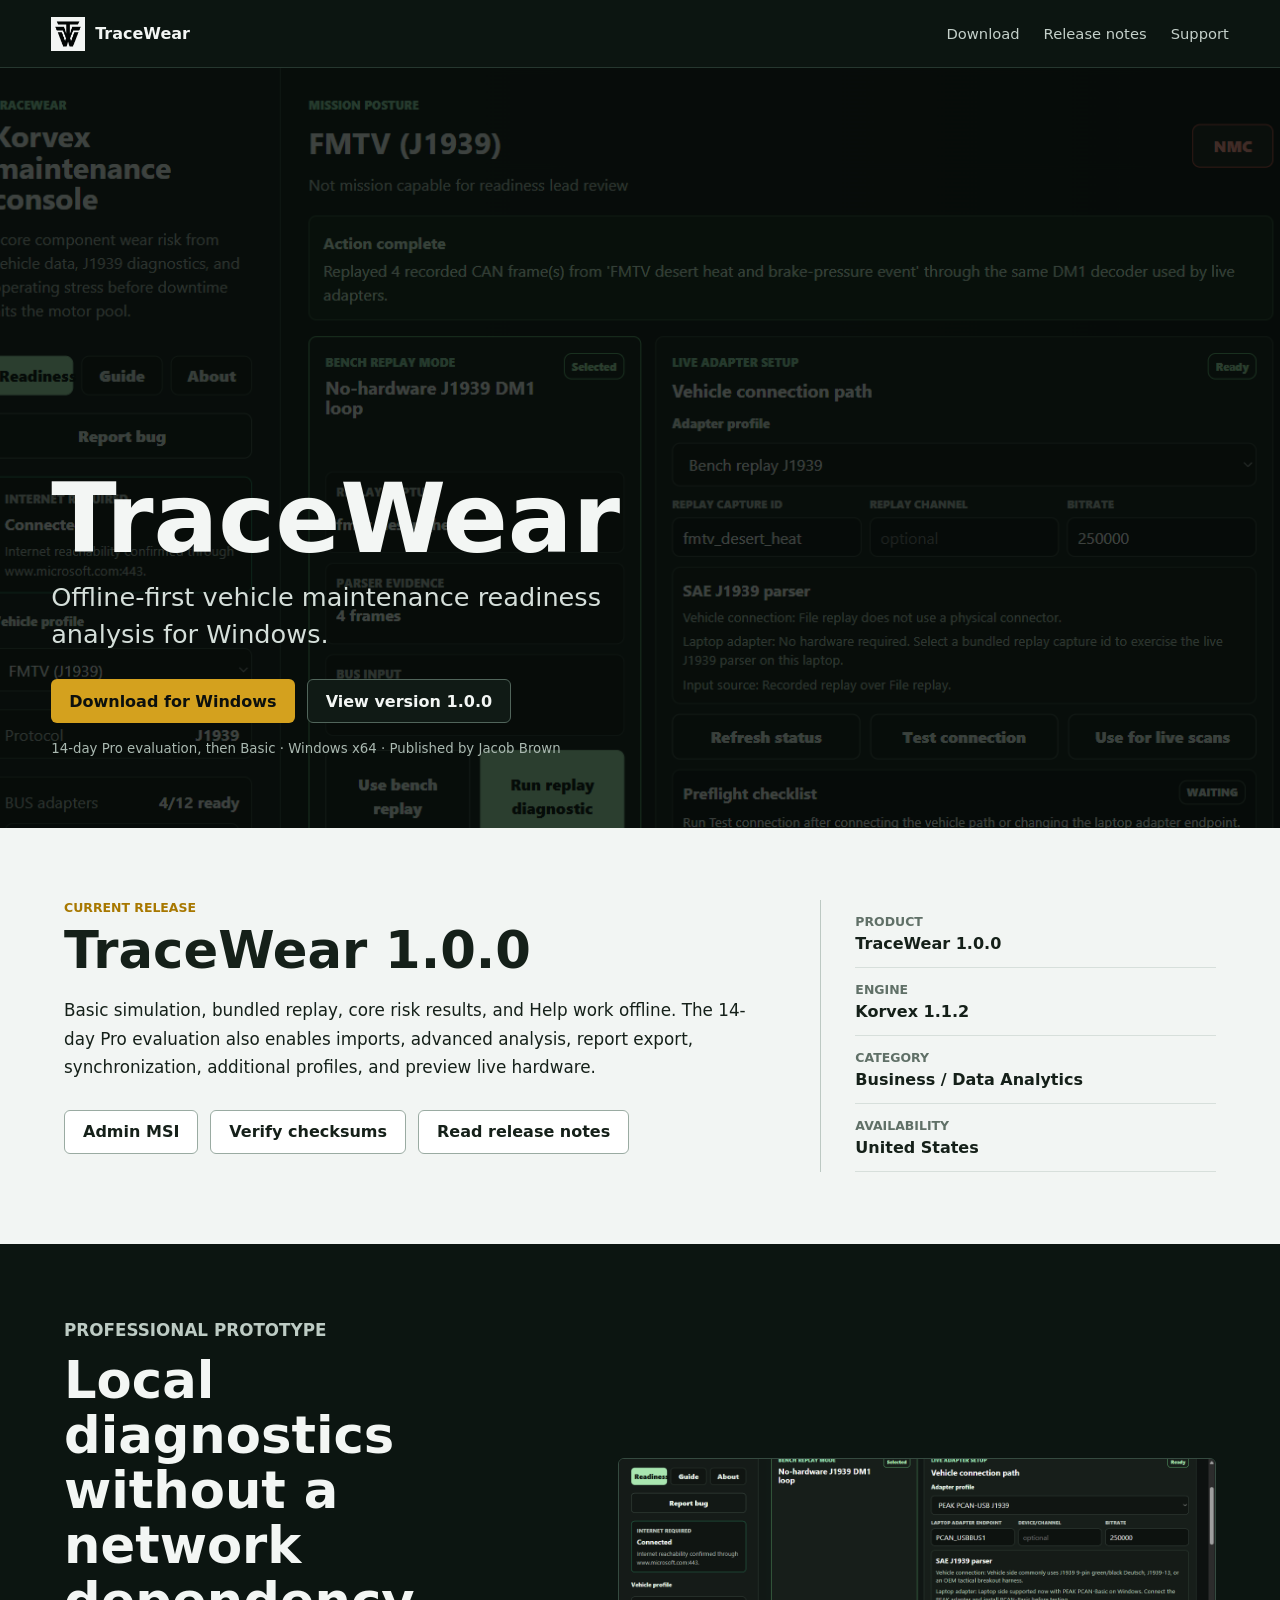
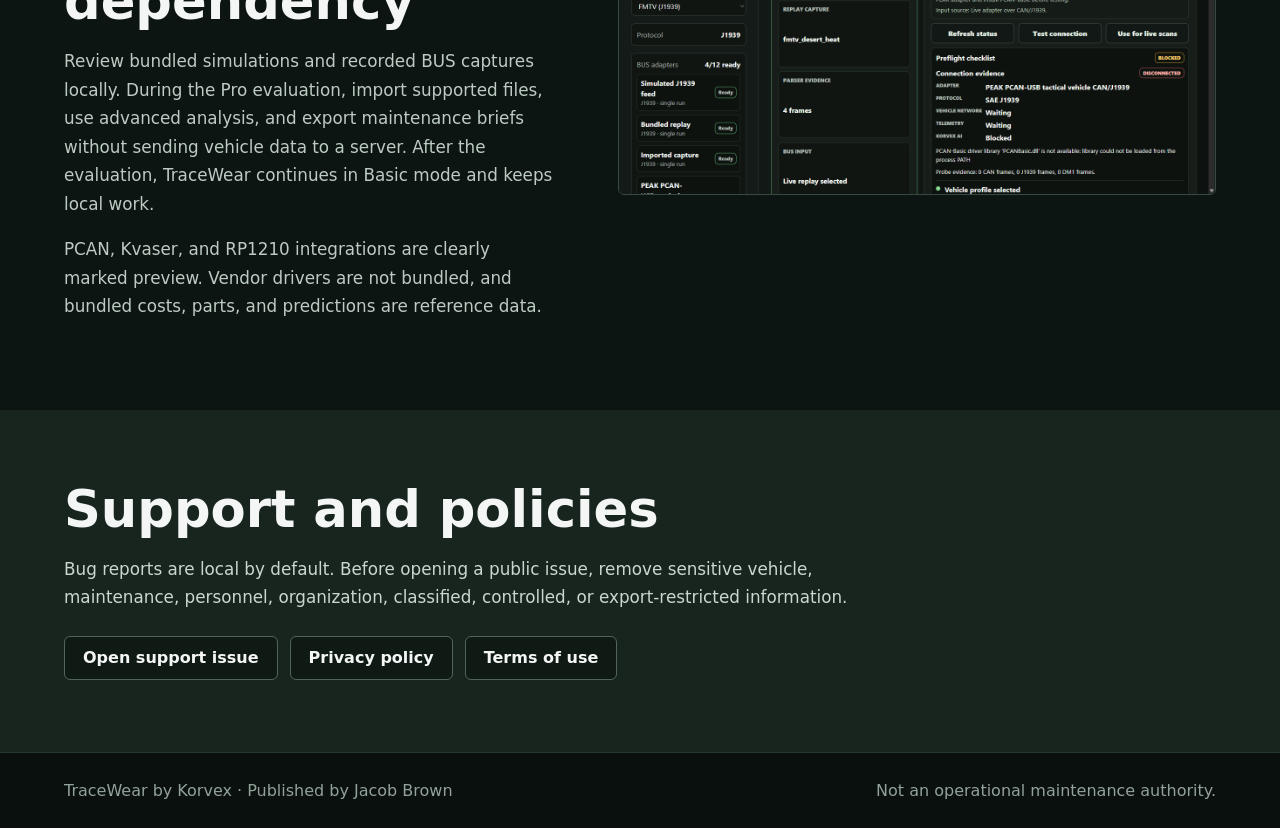
<file: index.html>
<!doctype html>
<html lang="en">
  <head>
    <meta charset="UTF-8" />
    <meta name="viewport" content="width=device-width, initial-scale=1.0" />
    <meta name="description" content="Official TraceWear Windows downloads, release notes, policies, and support." />
    <title>TraceWear for Windows</title>
    <link rel="icon" href="assets/tracewear-logo.png" />
    <link rel="stylesheet" href="styles.css" />
  </head>
  <body>
    <header class="site-header">
      <a class="brand" href="./" aria-label="TraceWear home">
        <img src="assets/tracewear-logo.png" alt="" />
        <span>TraceWear</span>
      </a>
      <nav aria-label="Primary navigation">
        <a href="#download">Download</a>
        <a href="releases/v1.0.0/">Release notes</a>
        <a href="https://github.com/Renoman1195/TraceWear-Releases/issues">Support</a>
      </nav>
    </header>

    <main>
      <section class="hero" aria-labelledby="hero-title">
        <div class="hero-background" role="img" aria-label="TraceWear readiness dashboard"></div>
        <div class="hero-scrim"></div>
        <div class="hero-content">
          <h1 id="hero-title">TraceWear</h1>
          <p>Offline-first vehicle maintenance readiness analysis for Windows.</p>
          <div class="hero-actions" id="download">
            <a class="primary-action" href="https://tracewearcloud.z19.web.core.windows.net/downloads/v1.0.0/TraceWear_1.0.0_x64-setup.exe">Download for Windows</a>
            <a class="secondary-action" href="releases/v1.0.0/">View version 1.0.0</a>
          </div>
          <small>14-day Pro evaluation, then Basic · Windows x64 · Published by Jacob Brown</small>
        </div>
      </section>

      <section class="release-band" aria-labelledby="release-title">
        <div class="release-summary">
          <p class="eyebrow">Current release</p>
          <h2 id="release-title">TraceWear 1.0.0</h2>
          <p>Basic simulation, bundled replay, core risk results, and Help work offline. The 14-day Pro evaluation also enables imports, advanced analysis, report export, synchronization, additional profiles, and preview live hardware.</p>
          <div class="release-links">
            <a href="https://tracewearcloud.z19.web.core.windows.net/downloads/v1.0.0/TraceWear_1.0.0_x64_en-US.msi">Admin MSI</a>
            <a href="checksums/">Verify checksums</a>
            <a href="releases/v1.0.0/">Read release notes</a>
          </div>
        </div>
        <dl class="release-facts">
          <div><dt>Product</dt><dd>TraceWear 1.0.0</dd></div>
          <div><dt>Engine</dt><dd>Korvex 1.1.2</dd></div>
          <div><dt>Category</dt><dd>Business / Data Analytics</dd></div>
          <div><dt>Availability</dt><dd>United States</dd></div>
        </dl>
      </section>

      <section class="details-band" aria-labelledby="details-title">
        <div class="details-copy">
          <p class="eyebrow">Professional prototype</p>
          <h2 id="details-title">Local diagnostics without a network dependency</h2>
          <p>Review bundled simulations and recorded BUS captures locally. During the Pro evaluation, import supported files, use advanced analysis, and export maintenance briefs without sending vehicle data to a server. After the evaluation, TraceWear continues in Basic mode and keeps local work.</p>
          <p>PCAN, Kvaser, and RP1210 integrations are clearly marked preview. Vendor drivers are not bundled, and bundled costs, parts, and predictions are reference data.</p>
        </div>
        <img src="assets/adapter-status.png" alt="TraceWear adapter preview and status interface" />
      </section>

      <section class="support-band" aria-labelledby="support-title">
        <h2 id="support-title">Support and policies</h2>
        <p>Bug reports are local by default. Before opening a public issue, remove sensitive vehicle, maintenance, personnel, organization, classified, controlled, or export-restricted information.</p>
        <div class="support-links">
          <a href="https://github.com/Renoman1195/TraceWear-Releases/issues">Open support issue</a>
          <a href="privacy/">Privacy policy</a>
          <a href="terms/">Terms of use</a>
        </div>
      </section>
    </main>

    <footer>
      <span>TraceWear by Korvex · Published by Jacob Brown</span>
      <span>Not an operational maintenance authority.</span>
    </footer>
  </body>
</html>
</file>
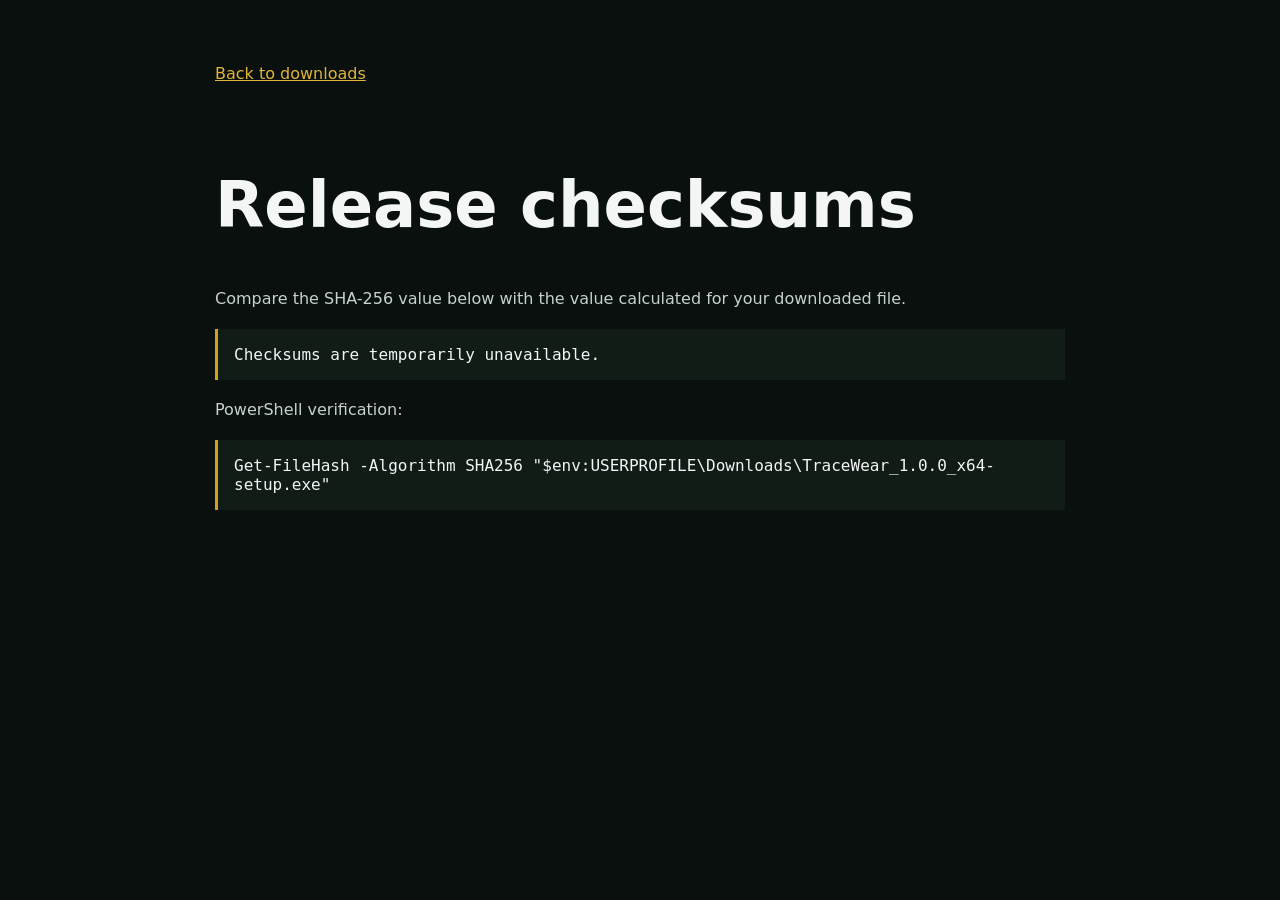
<file: checksums/index.html>
<!doctype html><html lang="en"><head><meta charset="UTF-8"><meta name="viewport" content="width=device-width,initial-scale=1"><title>TraceWear Checksums</title><link rel="stylesheet" href="../styles.css"></head><body><main class="document"><a class="back-link" href="../">Back to downloads</a><h1>Release checksums</h1><p>Compare the SHA-256 value below with the value calculated for your downloaded file.</p><pre class="notice checksum-output" id="checksums">Loading release checksums...</pre><p>PowerShell verification:</p><pre class="notice"><code>Get-FileHash -Algorithm SHA256 "$env:USERPROFILE\Downloads\TraceWear_1.0.0_x64-setup.exe"</code></pre><script>fetch("https://tracewearcloud.z19.web.core.windows.net/downloads/v1.0.0/SHA256SUMS.txt").then(r=>{if(!r.ok)throw new Error();return r.text()}).then(t=>document.getElementById("checksums").textContent=t).catch(()=>document.getElementById("checksums").textContent="Checksums are temporarily unavailable.");</script></main></body></html>
</file>
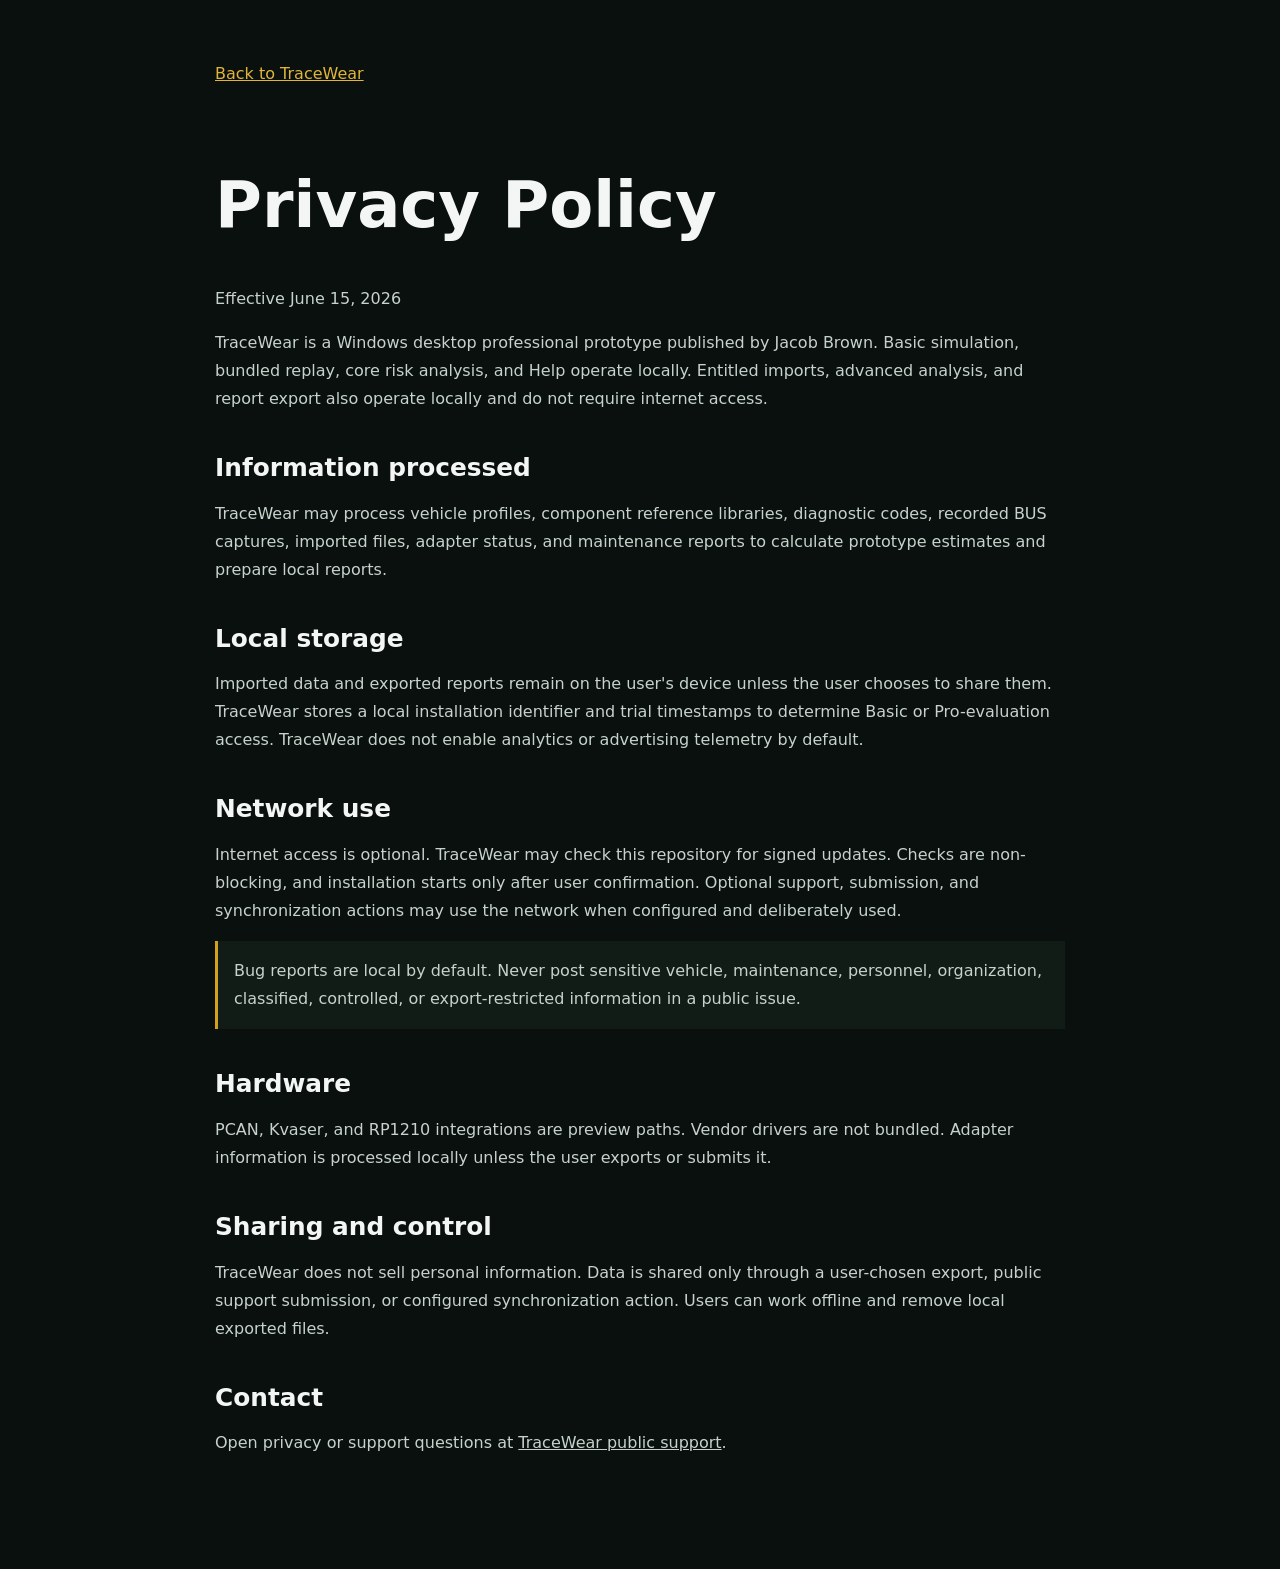
<file: privacy/index.html>
<!doctype html>
<html lang="en">
  <head>
    <meta charset="UTF-8" />
    <meta name="viewport" content="width=device-width, initial-scale=1" />
    <title>TraceWear Privacy Policy</title>
    <link rel="stylesheet" href="../styles.css" />
  </head>
  <body>
    <main class="document">
      <a class="back-link" href="../">Back to TraceWear</a>
      <h1>Privacy Policy</h1>
      <p>Effective June 15, 2026</p>
      <p>TraceWear is a Windows desktop professional prototype published by Jacob Brown. Basic simulation, bundled replay, core risk analysis, and Help operate locally. Entitled imports, advanced analysis, and report export also operate locally and do not require internet access.</p>
      <h2>Information processed</h2>
      <p>TraceWear may process vehicle profiles, component reference libraries, diagnostic codes, recorded BUS captures, imported files, adapter status, and maintenance reports to calculate prototype estimates and prepare local reports.</p>
      <h2>Local storage</h2>
      <p>Imported data and exported reports remain on the user's device unless the user chooses to share them. TraceWear stores a local installation identifier and trial timestamps to determine Basic or Pro-evaluation access. TraceWear does not enable analytics or advertising telemetry by default.</p>
      <h2>Network use</h2>
      <p>Internet access is optional. TraceWear may check this repository for signed updates. Checks are non-blocking, and installation starts only after user confirmation. Optional support, submission, and synchronization actions may use the network when configured and deliberately used.</p>
      <p class="notice">Bug reports are local by default. Never post sensitive vehicle, maintenance, personnel, organization, classified, controlled, or export-restricted information in a public issue.</p>
      <h2>Hardware</h2>
      <p>PCAN, Kvaser, and RP1210 integrations are preview paths. Vendor drivers are not bundled. Adapter information is processed locally unless the user exports or submits it.</p>
      <h2>Sharing and control</h2>
      <p>TraceWear does not sell personal information. Data is shared only through a user-chosen export, public support submission, or configured synchronization action. Users can work offline and remove local exported files.</p>
      <h2>Contact</h2>
      <p>Open privacy or support questions at <a href="https://github.com/Renoman1195/TraceWear-Releases/issues">TraceWear public support</a>.</p>
    </main>
  </body>
</html>
</file>
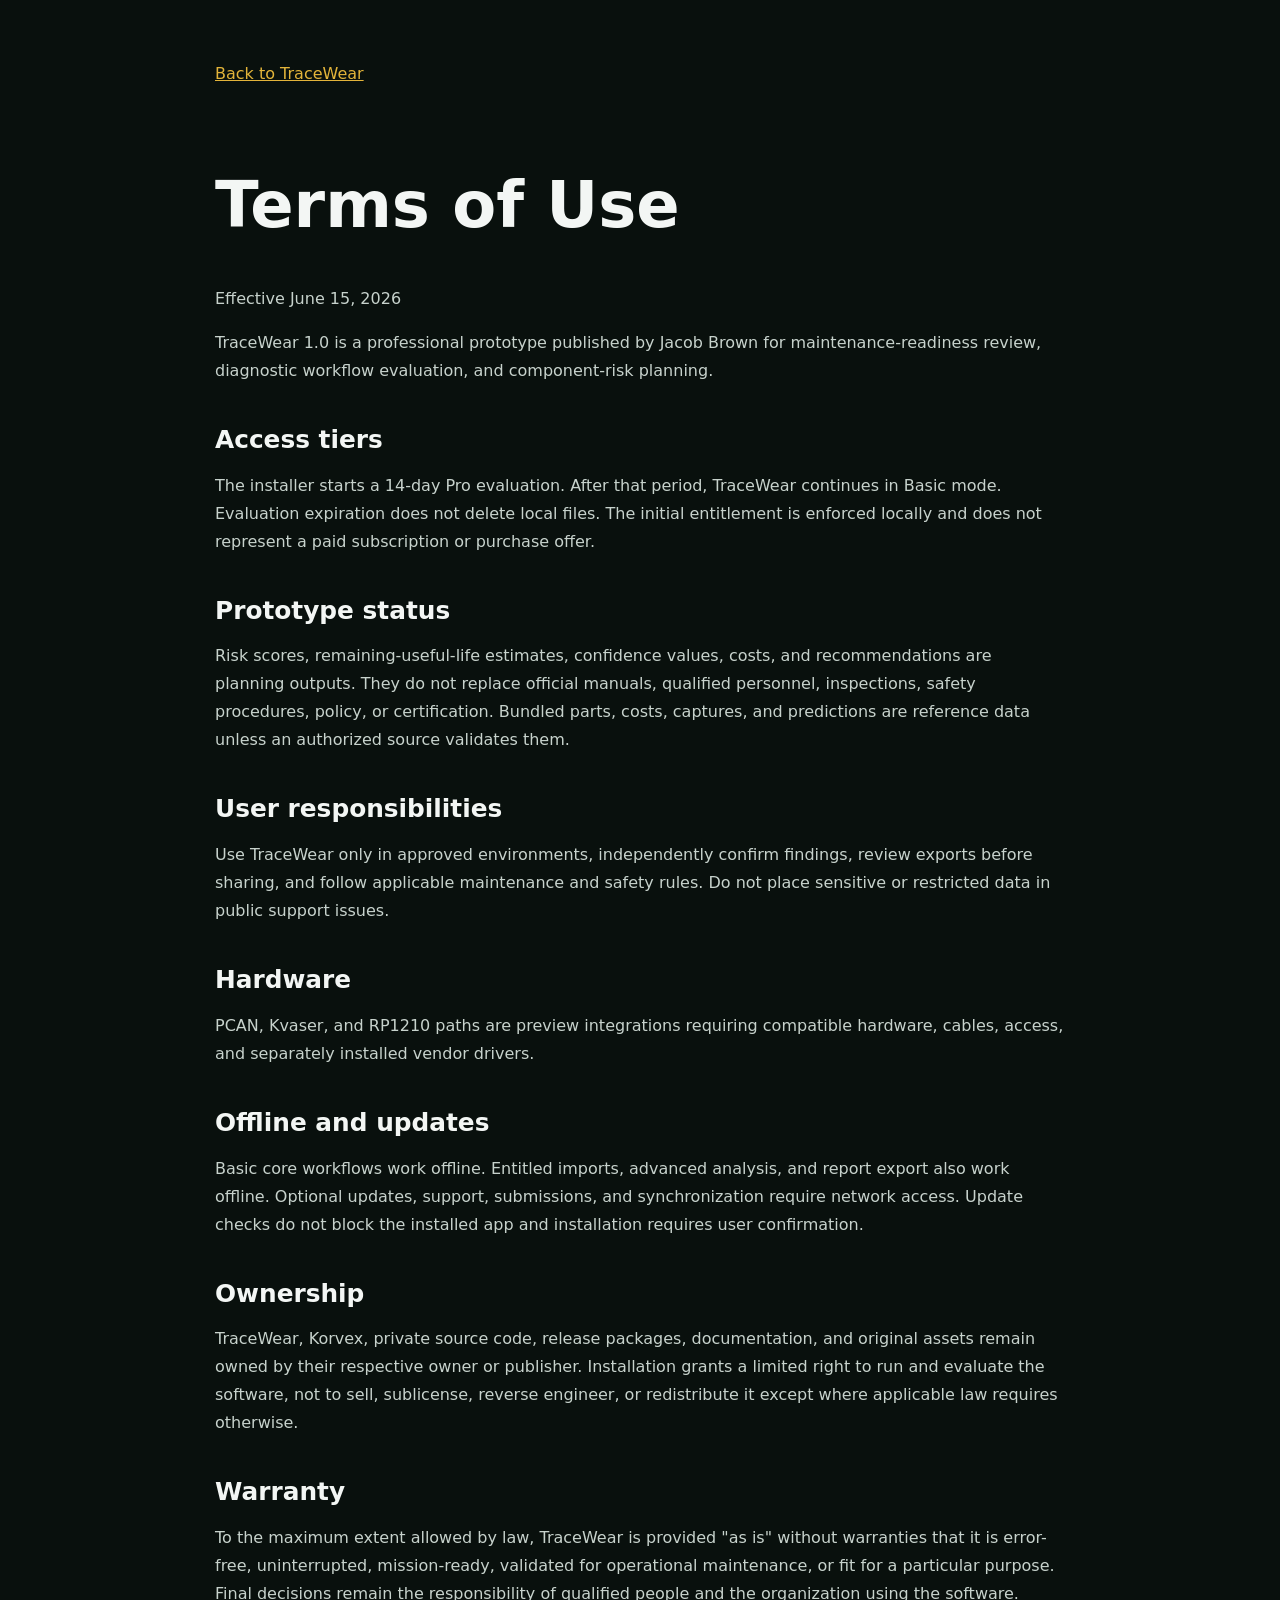
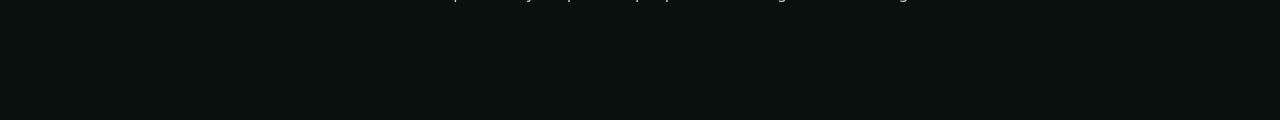
<file: terms/index.html>
<!doctype html>
<html lang="en">
  <head>
    <meta charset="UTF-8" />
    <meta name="viewport" content="width=device-width, initial-scale=1" />
    <title>TraceWear Terms of Use</title>
    <link rel="stylesheet" href="../styles.css" />
  </head>
  <body>
    <main class="document">
      <a class="back-link" href="../">Back to TraceWear</a>
      <h1>Terms of Use</h1>
      <p>Effective June 15, 2026</p>
      <p>TraceWear 1.0 is a professional prototype published by Jacob Brown for maintenance-readiness review, diagnostic workflow evaluation, and component-risk planning.</p>
      <h2>Access tiers</h2>
      <p>The installer starts a 14-day Pro evaluation. After that period, TraceWear continues in Basic mode. Evaluation expiration does not delete local files. The initial entitlement is enforced locally and does not represent a paid subscription or purchase offer.</p>
      <h2>Prototype status</h2>
      <p>Risk scores, remaining-useful-life estimates, confidence values, costs, and recommendations are planning outputs. They do not replace official manuals, qualified personnel, inspections, safety procedures, policy, or certification. Bundled parts, costs, captures, and predictions are reference data unless an authorized source validates them.</p>
      <h2>User responsibilities</h2>
      <p>Use TraceWear only in approved environments, independently confirm findings, review exports before sharing, and follow applicable maintenance and safety rules. Do not place sensitive or restricted data in public support issues.</p>
      <h2>Hardware</h2>
      <p>PCAN, Kvaser, and RP1210 paths are preview integrations requiring compatible hardware, cables, access, and separately installed vendor drivers.</p>
      <h2>Offline and updates</h2>
      <p>Basic core workflows work offline. Entitled imports, advanced analysis, and report export also work offline. Optional updates, support, submissions, and synchronization require network access. Update checks do not block the installed app and installation requires user confirmation.</p>
      <h2>Ownership</h2>
      <p>TraceWear, Korvex, private source code, release packages, documentation, and original assets remain owned by their respective owner or publisher. Installation grants a limited right to run and evaluate the software, not to sell, sublicense, reverse engineer, or redistribute it except where applicable law requires otherwise.</p>
      <h2>Warranty</h2>
      <p>To the maximum extent allowed by law, TraceWear is provided "as is" without warranties that it is error-free, uninterrupted, mission-ready, validated for operational maintenance, or fit for a particular purpose. Final decisions remain the responsibility of qualified people and the organization using the software.</p>
    </main>
  </body>
</html>
</file>
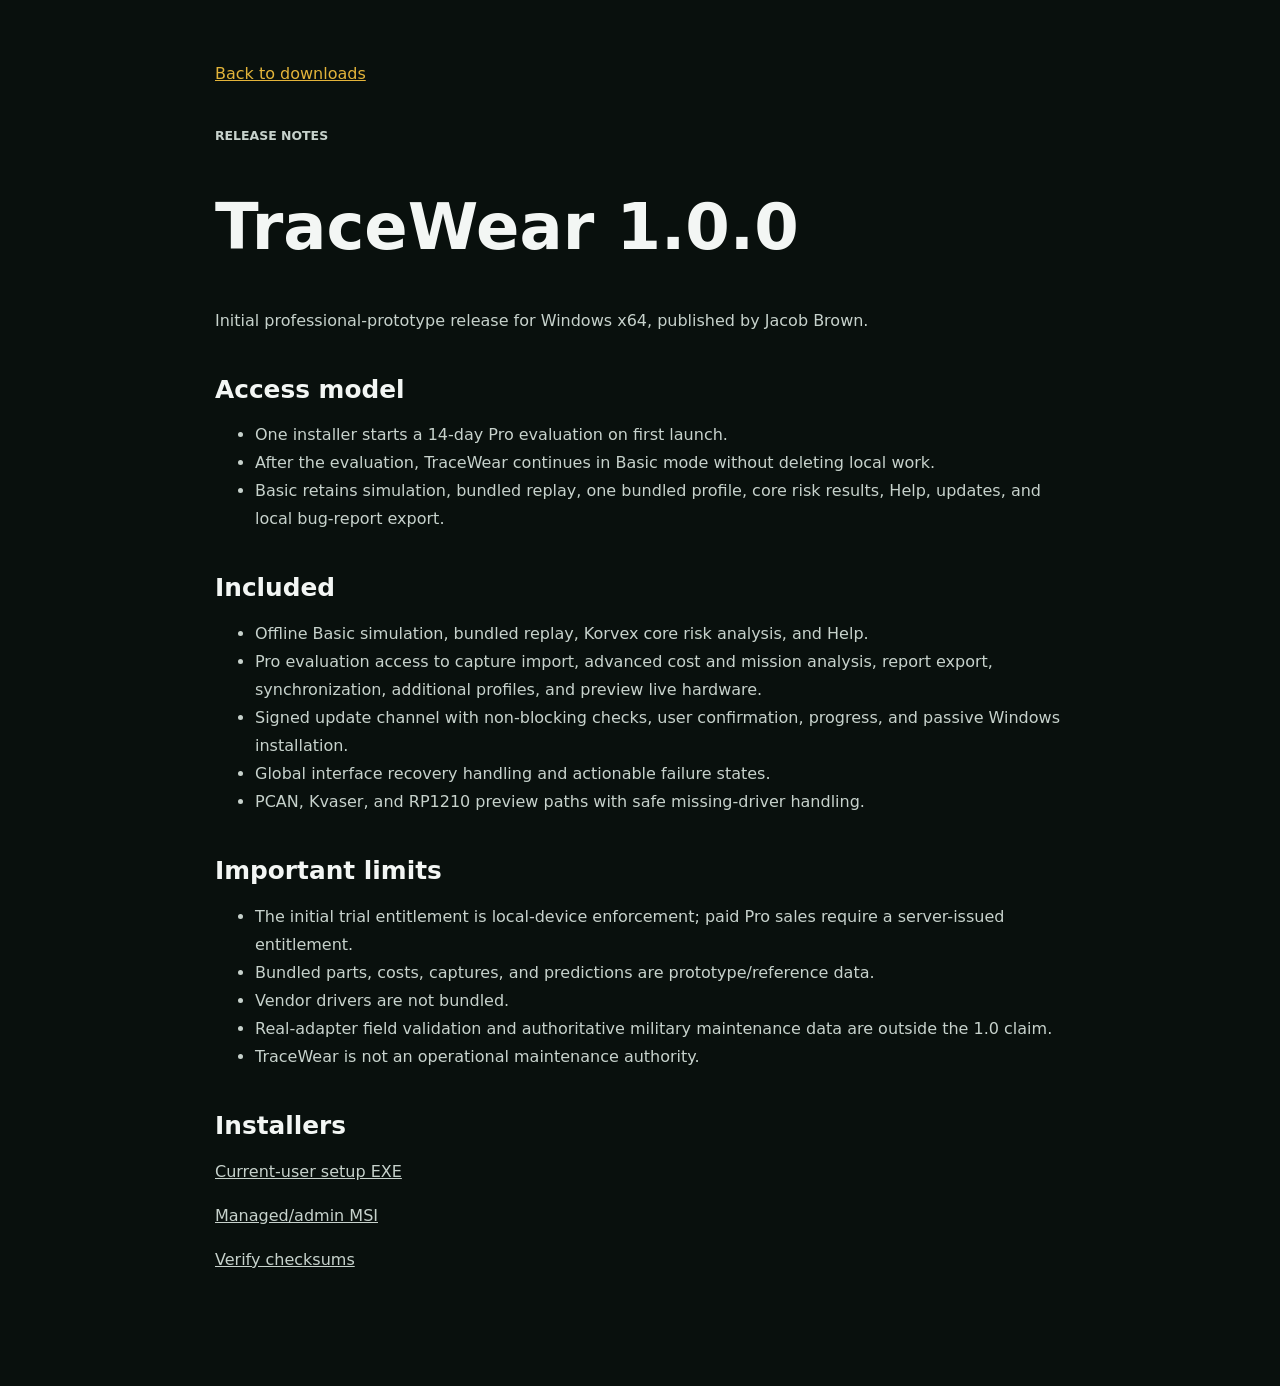
<file: releases/v1.0.0/index.html>
<!doctype html>
<html lang="en">
  <head>
    <meta charset="UTF-8" />
    <meta name="viewport" content="width=device-width, initial-scale=1" />
    <title>TraceWear 1.0.0 Release Notes</title>
    <link rel="stylesheet" href="../../styles.css" />
  </head>
  <body>
    <main class="document">
      <a class="back-link" href="../../">Back to downloads</a>
      <p class="eyebrow">Release notes</p>
      <h1>TraceWear 1.0.0</h1>
      <p>Initial professional-prototype release for Windows x64, published by Jacob Brown.</p>
      <h2>Access model</h2>
      <ul>
        <li>One installer starts a 14-day Pro evaluation on first launch.</li>
        <li>After the evaluation, TraceWear continues in Basic mode without deleting local work.</li>
        <li>Basic retains simulation, bundled replay, one bundled profile, core risk results, Help, updates, and local bug-report export.</li>
      </ul>
      <h2>Included</h2>
      <ul>
        <li>Offline Basic simulation, bundled replay, Korvex core risk analysis, and Help.</li>
        <li>Pro evaluation access to capture import, advanced cost and mission analysis, report export, synchronization, additional profiles, and preview live hardware.</li>
        <li>Signed update channel with non-blocking checks, user confirmation, progress, and passive Windows installation.</li>
        <li>Global interface recovery handling and actionable failure states.</li>
        <li>PCAN, Kvaser, and RP1210 preview paths with safe missing-driver handling.</li>
      </ul>
      <h2>Important limits</h2>
      <ul>
        <li>The initial trial entitlement is local-device enforcement; paid Pro sales require a server-issued entitlement.</li>
        <li>Bundled parts, costs, captures, and predictions are prototype/reference data.</li>
        <li>Vendor drivers are not bundled.</li>
        <li>Real-adapter field validation and authoritative military maintenance data are outside the 1.0 claim.</li>
        <li>TraceWear is not an operational maintenance authority.</li>
      </ul>
      <h2>Installers</h2>
      <p><a href="https://tracewearcloud.z19.web.core.windows.net/downloads/v1.0.0/TraceWear_1.0.0_x64-setup.exe">Current-user setup EXE</a></p>
      <p><a href="https://tracewearcloud.z19.web.core.windows.net/downloads/v1.0.0/TraceWear_1.0.0_x64_en-US.msi">Managed/admin MSI</a></p>
      <p><a href="../../checksums/">Verify checksums</a></p>
    </main>
  </body>
</html>
</file>
<file: styles.css>
:root {
  color-scheme: dark;
  font-family: "Segoe UI", system-ui, sans-serif;
  background: #09100d;
  color: #f3f6f4;
  letter-spacing: 0;
}

* { box-sizing: border-box; }
html { scroll-behavior: smooth; }
body { margin: 0; background: #09100d; color: #f3f6f4; }
a { color: inherit; }

.site-header {
  height: 68px;
  padding: 0 4vw;
  display: flex;
  align-items: center;
  justify-content: space-between;
  gap: 24px;
  background: #0c1511;
  border-bottom: 1px solid #26372f;
  position: sticky;
  top: 0;
  z-index: 10;
}

.brand { display: flex; align-items: center; gap: 10px; text-decoration: none; font-weight: 700; }
.brand img { width: 34px; height: 34px; object-fit: contain; }
nav { display: flex; align-items: center; gap: 24px; }
nav a { color: #c4d0ca; text-decoration: none; font-size: 0.92rem; }
nav a:hover, nav a:focus-visible { color: #ffffff; }

.hero { min-height: calc(92vh - 68px); position: relative; display: flex; align-items: flex-end; overflow: hidden; }
.hero-background { position: absolute; inset: 0; background: url("assets/readiness-dashboard.png") center 18% / cover no-repeat; }
.hero-scrim { position: absolute; inset: 0; background: rgba(4, 10, 7, 0.76); }
.hero-content { position: relative; z-index: 1; width: min(760px, 92vw); margin: 0 4vw 8vh; }
.hero h1 { margin: 8px 0 14px; font-size: clamp(3rem, 8vw, 6rem); line-height: 0.95; letter-spacing: 0; }
.hero p { margin: 0 0 26px; max-width: 650px; color: #d5dfda; font-size: clamp(1.15rem, 2.2vw, 1.6rem); line-height: 1.45; }
.hero small { display: block; margin-top: 18px; color: #aab9b1; }
.hero-actions, .release-links, .support-links { display: flex; flex-wrap: wrap; gap: 12px; }
.primary-action, .secondary-action, .release-links a, .support-links a {
  min-height: 44px;
  display: inline-flex;
  align-items: center;
  justify-content: center;
  padding: 0 18px;
  border-radius: 6px;
  text-decoration: none;
  font-weight: 700;
}
.primary-action { background: #d4a11e; color: #0c100e; }
.primary-action:hover, .primary-action:focus-visible { background: #f1bd32; }
.secondary-action, .release-links a, .support-links a { border: 1px solid #51655b; background: #101a15; color: #f3f6f4; }
.secondary-action:hover, .release-links a:hover, .support-links a:hover { border-color: #84a493; background: #17251e; }

.release-band, .details-band, .support-band { padding: 72px 5vw; }
.release-band { display: grid; grid-template-columns: minmax(0, 1.4fr) minmax(280px, 0.8fr); gap: 64px; background: #f2f5f3; color: #152019; }
.release-summary { max-width: 740px; }
.eyebrow { margin: 0 0 8px; color: #a87800; font-weight: 800; text-transform: uppercase; font-size: 0.78rem; }
h2 { margin: 0 0 18px; font-size: clamp(2rem, 4vw, 3.3rem); line-height: 1.08; letter-spacing: 0; }
.release-summary > p:not(.eyebrow), .details-copy p, .support-band p { font-size: 1.05rem; line-height: 1.7; }
.release-links { margin-top: 28px; }
.release-links a { border-color: #9aaba2; background: #ffffff; color: #152019; }
.release-facts { margin: 0; border-left: 1px solid #bdc9c3; padding-left: 34px; }
.release-facts div { padding: 14px 0; border-bottom: 1px solid #d7dfdb; }
.release-facts dt { color: #607067; font-size: 0.78rem; text-transform: uppercase; font-weight: 700; }
.release-facts dd { margin: 5px 0 0; font-weight: 700; }

.details-band { display: grid; grid-template-columns: minmax(0, 0.9fr) minmax(380px, 1.1fr); align-items: center; gap: 64px; background: #0c1511; }
.details-copy { max-width: 670px; }
.details-copy p { color: #bdcbc4; }
.details-band img { width: 100%; max-height: 660px; object-fit: cover; object-position: top; border: 1px solid #354a40; border-radius: 6px; }
.support-band { background: #17251e; }
.support-band > p { max-width: 850px; color: #cbd6d0; }
.support-links { margin-top: 24px; }
footer { padding: 28px 5vw; display: flex; justify-content: space-between; gap: 18px; flex-wrap: wrap; color: #92a29a; border-top: 1px solid #26372f; }

.document { width: min(850px, 92vw); margin: 0 auto; padding: 64px 0 96px; }
.document h1 { font-size: clamp(2.4rem, 6vw, 4rem); letter-spacing: 0; }
.document h2 { margin-top: 42px; font-size: 1.55rem; }
.document p, .document li { color: #c7d2cc; line-height: 1.75; }
.document code, .checksum-output { font-family: Consolas, monospace; overflow-wrap: anywhere; }
.document pre { max-width: 100%; white-space: pre-wrap; word-break: break-word; }
.back-link { display: inline-block; margin-bottom: 42px; color: #e3b43a; }
.notice { padding: 16px; border-left: 3px solid #d4a11e; background: #111c17; }

@media (max-width: 760px) {
  .site-header { height: auto; min-height: 64px; padding: 12px 4vw; }
  nav { gap: 14px; }
  nav a:nth-child(2) { display: none; }
  .hero { min-height: 78vh; }
  .hero-content { margin-bottom: 7vh; }
  .release-band, .details-band { grid-template-columns: 1fr; gap: 36px; }
  .release-facts { border-left: 0; border-top: 1px solid #bdc9c3; padding: 18px 0 0; }
  .details-band img { max-height: 520px; }
}
</file>
